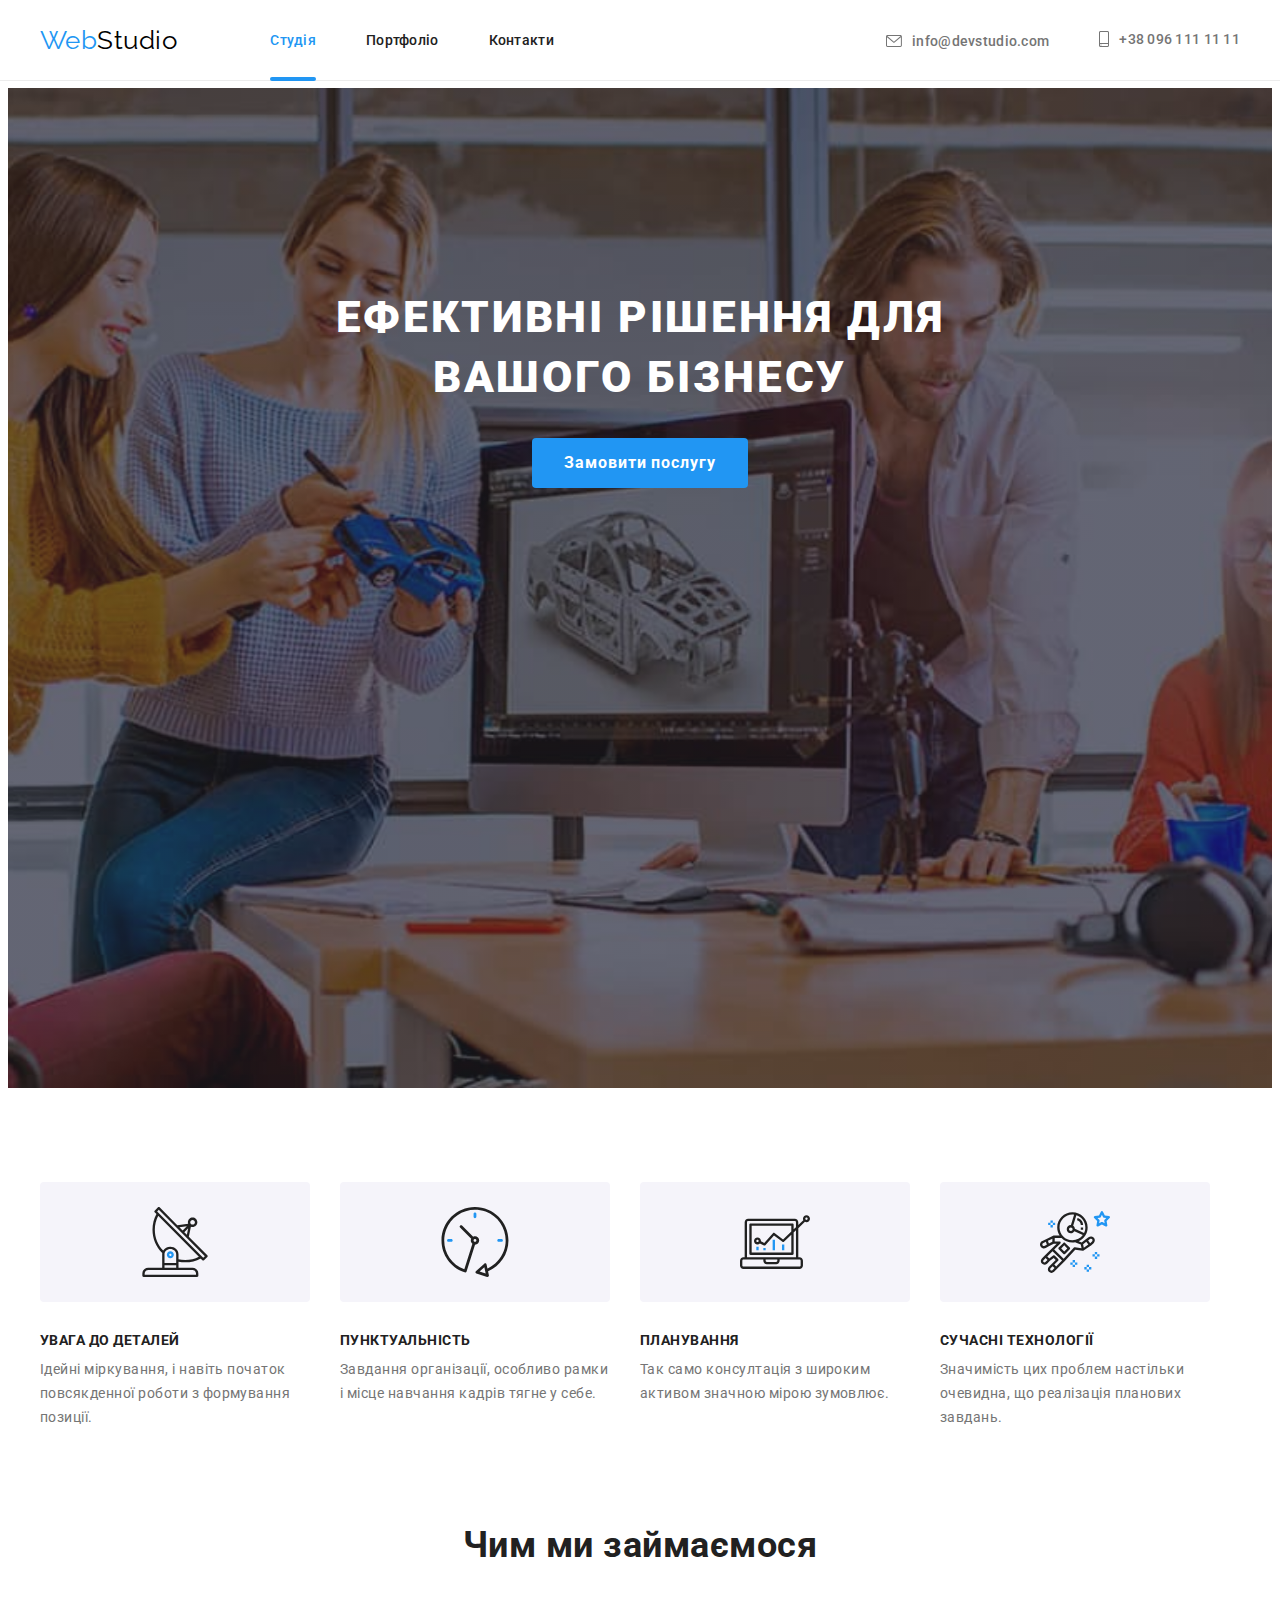
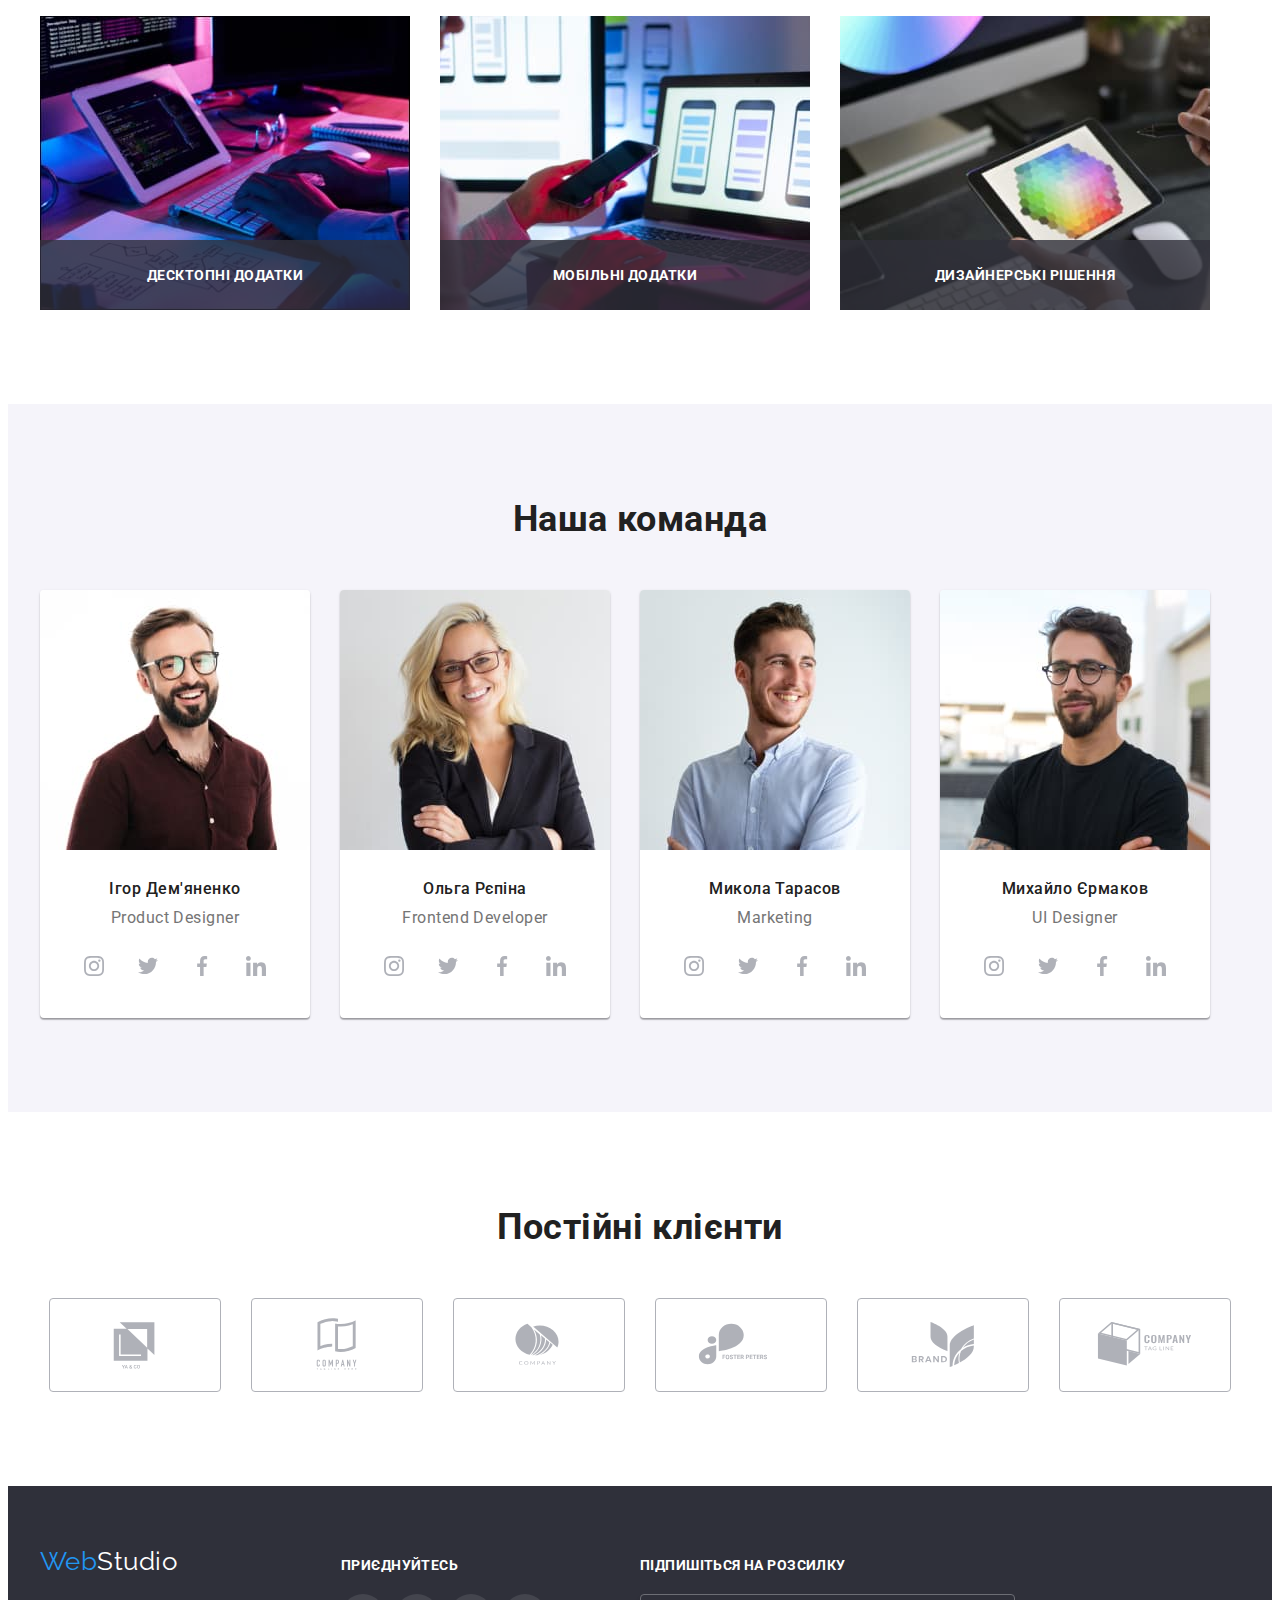
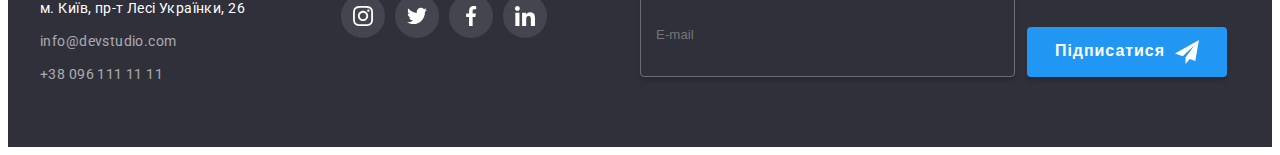
<file: index.html>
<!DOCTYPE html>
<html lang="uk">
  <head>
    <meta charset="UTF-8" />
    <meta http-equiv="X-UA-Compatible" content="IE=edge" />
    <meta name="viewport" content="width=je, initial-scale=1.0" />
    <title>Студія</title>
    <link rel="preconnect" href="https://fonts.googleapis.com" />
    <link rel="preconnect" href="https://fonts.gstatic.com" crossorigin />
    <link
      href="https://fonts.googleapis.com/css2?family=Raleway:wght@700&family=Roboto:wght@400;500;700;900&display=swap"
      rel="stylesheet"
    />
    <link
      rel="stylesheet"
      href="https://cdnjs.cloudflare.com/ajax/libs/modern-normalize/1.1.0/modern-normalize.min.css"
      integrity="sha512-wpPYUAdjBVSE4KJnH1VR1HeZfpl1ub8YT/NKx4PuQ5NmX2tKuGu6U/JRp5y+Y8XG2tV+wKQpNHVUX03MfMFn9Q=="
      crossorigin="anonymous"
      referrerpolicy="no-referrer"
    />
    <link rel="stylesheet" href="./css/styles.css" />
  </head>
  <body>
    <header class="header">
      <div class="container header-nav">
        <nav class="header-nav">
          <a class="logo link" href="./index.html"> <span class="logo-el">Web</span>Studio </a>

          <ul class="header-nav-list list">
            <li class="header-nav-list-item">
              <a class="link current" href="./index.html">Студія</a>
            </li>
            <li class="header-nav-list-item">
              <a class="link" href="./portfolio.html">Портфоліо</a>
            </li>
            <li class="header-nav-list-item"><a class="link" href="">Контакти</a></li>
          </ul>
        </nav>

        <ul class="header-contact-list list">
          <li class="header-contact-list-item">
            <a class="contact link" href="mailto:info@devstudio.com">
              <svg class="contact-icon" width="16" height="12">
                <use href="./images/icons.svg#icon-envelope"></use>
              </svg>
              info@devstudio.com
            </a>
          </li>
          <li class="header-contact-list-item">
            <a class="contact link" href="tel:+380961111111">
              <svg class="contact-icon" width="10" height="16">
                <use href="./images/icons.svg#icon-smartphone"></use>
              </svg>
              +38 096 111 11 11</a
            >
          </li>
        </ul>
      </div>
    </header>
    <main>
      <section class="hero section overlay">
        <div class="container">
          <h1 class="hero-title">Ефективні рішення для вашого бізнесу</h1>
          <button class="button hero-btn" data-modal-open type="button">Замовити послугу</button>
        </div>
        <div class="backdrop is-hidden" data-modal>
          <div class="modal">
            <form class="modal-form">
              <b class="modal-form-title">Залиште свої дані, ми вам передзвонимо</b>
              <div class="modal-form-filling">
                <label class="modal-form-filling-label" for="name">Ім'я</label>

                <div class="modal-form-filling-container">
                  <svg class="form-icon">
                    <use href="./images/icons.svg#icon-person" width="18" height="18"></use>
                  </svg>

                  <input class="modal-form-filling-data" type="text" name="user-name" id="name" />
                </div>
              </div>

              <div class="modal-form-filling">
                <label class="modal-form-filling-label" for="tel">Телефон</label>
                <div class="modal-form-filling-container">
                  <svg class="form-icon">
                    <use href="./images/icons.svg#icon-phone" width="18" height="18"></use>
                  </svg>
                  <input class="modal-form-filling-data" type="tel" name="phone-number" id="tel" />
                </div>
              </div>

              <div class="modal-form-filling">
                <label class="modal-form-filling-label" for="mail">Пошта</label>
                <div class="modal-form-filling-container">
                  <svg class="form-icon">
                    <use href="./images/icons.svg#icon-email" width="18" height="18"></use>
                  </svg>

                  <input class="modal-form-filling-data" type="email" name="mail" id="mail" />
                </div>
              </div>

              <div class="modal-form-filling">
                <label class="modal-form-filling-label" for="comment">Коментар</label>
                <textarea
                  class="modal-form-filling-textarea"
                  placeholder="Введіть текст"
                  name="comment"
                  id="comment"
                ></textarea>
              </div>
              <div class="modal-form-filling">
                <label class="modal-form-filling-policy">
                  <input class="modal-form-filling-checkbox" type="checkbox" name="policy" />
                  <span class="modal-form-filling-checkbox-icon"></span>
                  Погоджуюся з розсилкою та приймаю
                  <a class="modal-form-filling-policy-link" href="">Умови договору</a></label
                >
              </div>
              <div>
                <button class="modal-form-filling-btn" type="submit">Відправити</button>
              </div>
            </form>

            <button class="modal-close-btn" type="button" data-modal-close>
              <svg class="modal-close-btn-icon">
                <use href="./images/icons.svg#icon-close" width="30" height="30"></use>
              </svg>
            </button>
          </div>
        </div>
      </section>
      <section class="features section">
        <div class="container">
          <h2 class="visually-hidden">Особливості</h2>
          <ul class="features-list list">
            <li class="features-list-item">
              <div class="icon-thumb">
                <svg class="features-icon">
                  <use href="./images/icons.svg#icon-antenna" width="70" height="70"></use>
                </svg>
              </div>
              <h3 class="features-subtitle">Увага до деталей</h3>
              <p class="features-text">
                Ідейні міркування, і навіть початок повсякденної роботи з формування позиції.
              </p>
            </li>
            <li class="features-list-item">
              <div class="icon-thumb">
                <svg class="features-icon">
                  <use href="./images/icons.svg#icon-clock" width="70" height="70"></use>
                </svg>
              </div>
              <h3 class="features-subtitle">Пунктуальність</h3>
              <p class="features-text">
                Завдання організації, особливо рамки і місце навчання кадрів тягне у себе.
              </p>
            </li>
            <li class="features-list-item">
              <div class="icon-thumb">
                <svg class="features-icon">
                  <use href="./images/icons.svg#icon-diagram" width="70" height="70"></use>
                </svg>
              </div>
              <h3 class="features-subtitle">Планування</h3>
              <p class="features-text">
                Так само консултація з широким активом значною мірою зумовлює.
              </p>
            </li>
            <li class="features-list-item">
              <div class="icon-thumb">
                <svg class="features-icon">
                  <use href="./images/icons.svg#icon-astronaut" width="70" height="70"></use>
                </svg>
              </div>
              <h3 class="features-subtitle">Сучасні технології</h3>
              <p class="features-text">
                Значимість цих проблем настільки очевидна, що реалізація планових завдань.
              </p>
            </li>
          </ul>
        </div>
      </section>
      <section class="tasks section">
        <div class="container">
          <h2 class="section-title">Чим ми займаємося</h2>
          <ul class="tasks-list list">
            <li class="tasks-list-item">
              <div class="tasks-thumb">
                <img src="./images/img-1.jpg" alt="процес набору коду" width="370" height="294" />
                <div class="tasks-title">
                  <h3 class="tasks-title-text">Десктопні додатки</h3>
                </div>
              </div>
            </li>

            <li class="tasks-list-item">
              <div class="tasks-thumb">
                <img
                  src="./images/img-2.jpg"
                  alt="процес створення мобільного застосунку"
                  width="370"
                  height="294"
                />
                <div class="tasks-title">
                  <h3 class="tasks-title-text">Мобільні додатки</h3>
                </div>
              </div>
            </li>

            <li class="tasks-list-item">
              <div class="tasks-thumb">
                <img src="./images/img-3.jpg" alt="палітра кольорів" width="370" height="294" />

                <div class="tasks-title">
                  <h3 class="tasks-title-text">Дизайнерські рішення</h3>
                </div>
              </div>
            </li>
          </ul>
        </div>
      </section>
      <section class="team section">
        <div class="container">
          <h2 class="section-title">Наша команда</h2>
          <ul class="team-list list">
            <li class="team-list-item">
              <img
                src="./images/member-1.jpg"
                alt="молодий бородатий хлопець в окулярах, посміхається"
                width="270"
                height="260"
              />
              <h3 class="team-subtitle">Ігор Дем'яненко</h3>
              <p class="team-dscr">Product Designer</p>
              <ul class="icon-list list">
                <li class="icon-item">
                  <a class="sc-link link" href="">
                    <svg class="sm-icon">
                      <use href="./images/icons.svg#icon-instagram" width="20" height="20"></use>
                    </svg>
                  </a>
                </li>
                <li class="icon-item">
                  <a class="sc-link link" href="">
                    <svg class="sm-icon">
                      <use href="./images/icons.svg#icon-twitter" width="20" height="20"></use>
                    </svg>
                  </a>
                </li>
                <li class="icon-item">
                  <a class="sc-link link" href="">
                    <svg class="sm-icon">
                      <use href="./images/icons.svg#icon-facebook" width="20" height="20"></use>
                    </svg>
                  </a>
                </li>
                <li class="icon-item">
                  <a class="sc-link link" href="">
                    <svg class="sm-icon">
                      <use href="./images/icons.svg#icon-linkedin" width="20" height="20"></use>
                    </svg>
                  </a>
                </li>
              </ul>
            </li>
            <li class="team-list-item">
              <img
                src="./images/member-2.jpg"
                alt="молода білява дівчина в окулярах, посміхається"
                width="270"
                height="260"
              />
              <h3 class="team-subtitle">Ольга Рєпіна</h3>
              <p class="team-dscr">Frontend Developer</p>
              <ul class="icon-list list">
                <li class="icon-item">
                  <a class="sc-link link" href="">
                    <svg class="sm-icon">
                      <use href="./images/icons.svg#icon-instagram" width="20" height="20"></use>
                    </svg>
                  </a>
                </li>
                <li class="icon-item">
                  <a class="sc-link link" href="">
                    <svg class="sm-icon">
                      <use href="./images/icons.svg#icon-twitter" width="20" height="20"></use>
                    </svg>
                  </a>
                </li>
                <li class="icon-item">
                  <a class="sc-link link" href="">
                    <svg class="sm-icon">
                      <use href="./images/icons.svg#icon-facebook" width="20" height="20"></use>
                    </svg>
                  </a>
                </li>
                <li class="icon-item">
                  <a class="sc-link link" href="">
                    <svg class="sm-icon">
                      <use href="./images/icons.svg#icon-linkedin" width="20" height="20"></use>
                    </svg>
                  </a>
                </li>
              </ul>
            </li>
            <li class="team-list-item">
              <img
                src="./images/member-3.jpg"
                alt="молодий хлопець із русим волоссям та карими очима, посміхається"
                width="270"
                height="260"
              />
              <h3 class="team-subtitle">Микола Тарасов</h3>
              <p class="team-dscr">Marketing</p>
              <ul class="icon-list list">
                <li class="icon-item">
                  <a class="sc-link link" href="">
                    <svg class="sm-icon">
                      <use href="./images/icons.svg#icon-instagram" width="20" height="20"></use>
                    </svg>
                  </a>
                </li>
                <li class="icon-item">
                  <a class="sc-link link" href="">
                    <svg class="sm-icon">
                      <use href="./images/icons.svg#icon-twitter" width="20" height="20"></use>
                    </svg>
                  </a>
                </li>
                <li class="icon-item">
                  <a class="sc-link link" href="">
                    <svg class="sm-icon">
                      <use href="./images/icons.svg#icon-facebook" width="20" height="20"></use>
                    </svg>
                  </a>
                </li>
                <li class="icon-item">
                  <a class="sc-link link" href="">
                    <svg class="sm-icon">
                      <use href="./images/icons.svg#icon-linkedin" width="20" height="20"></use>
                    </svg>
                  </a>
                </li>
              </ul>
            </li>
            <li class="team-list-item">
              <img
                src="./images/member-4.jpg"
                alt="молодий бородатий хлопець в окулярах, посміхається"
                width="270"
                height="260"
              />
              <h3 class="team-subtitle">Михайло Єрмаков</h3>
              <p class="team-dscr">UI Designer</p>
              <ul class="icon-list list">
                <li class="icon-item">
                  <a class="sc-link link" href="">
                    <svg class="sm-icon">
                      <use href="./images/icons.svg#icon-instagram" width="20" height="20"></use>
                    </svg>
                  </a>
                </li>
                <li class="icon-item">
                  <a class="sc-link link" href="">
                    <svg class="sm-icon">
                      <use href="./images/icons.svg#icon-twitter" width="20" height="20"></use>
                    </svg>
                  </a>
                </li>
                <li class="icon-item">
                  <a class="sc-link link" href="">
                    <svg class="sm-icon">
                      <use href="./images/icons.svg#icon-facebook" width="20" height="20"></use>
                    </svg>
                  </a>
                </li>
                <li class="icon-item">
                  <a class="sc-link link" href="">
                    <svg class="sm-icon">
                      <use href="./images/icons.svg#icon-linkedin" width="20" height="20"></use>
                    </svg>
                  </a>
                </li>
              </ul>
            </li>
          </ul>
        </div>
      </section>
      <section class="clients section">
        <div class="container">
          <h2 class="section-title">Постійні клієнти</h2>
          <ul class="clients-list list">
            <li class="clients-list-item">
              <a href="" class="clients-logo-link link">
                <svg class="client-logo-icon">
                  <use href="./images/icons.svg#icon-client-1"></use>
                </svg>
              </a>
            </li>
            <li class="clients-list-item">
              <a href="" class="clients-logo-link link">
                <svg class="client-logo-icon">
                  <use href="./images/icons.svg#icon-client-2"></use>
                </svg>
              </a>
            </li>
            <li class="clients-list-item">
              <a href="" class="clients-logo-link link">
                <svg class="client-logo-icon">
                  <use href="./images/icons.svg#icon-client-3"></use>
                </svg>
              </a>
            </li>
            <li class="clients-list-item">
              <a href="" class="clients-logo-link link">
                <svg class="client-logo-icon">
                  <use href="./images/icons.svg#icon-client-4"></use>
                </svg>
              </a>
            </li>
            <li class="clients-list-item">
              <a href="" class="clients-logo-link link">
                <svg class="client-logo-icon">
                  <use href="./images/icons.svg#icon-client-5"></use>
                </svg>
              </a>
            </li>
            <li class="clients-list-item">
              <a href="" class="clients-logo-link link">
                <svg class="client-logo-icon">
                  <use href="./images/icons.svg#icon-client-6"></use>
                </svg>
              </a>
            </li>
          </ul>
        </div>
      </section>
    </main>
    <footer class="bottom">
      <div class="container footer-cont">
        <div class="address-cont">
          <a class="logo link" href="./index.html">
            <span class="logo-el">Web</span><span class="logo-second-el">Studio</span>
          </a>

          <address class="bottom-address">
            <ul class="list">
              <li class="item">
                <a
                  class="location link"
                  href="https://goo.gl/maps/XTCoDR42a1oY24pP7"
                  target="_blank"
                  rel="noopener noreferrer nofollow"
                  >м. Київ, пр-т Лесі Українки, 26</a
                >
              </li>
              <li class="item">
                <a class="contact link" href="mailto:info@devstudio.com">info@devstudio.com</a>
              </li>
              <li class="item">
                <a class="contact link" href="tel:+380961111111">+38 096 111 11 11</a>
              </li>
            </ul>
          </address>
        </div>

        <div class="footer-sm-links">
          <p class="footer-text">приєднуйтесь</p>
          <ul class="fotter-sm-links-list list">
            <li class="footer-sm-item">
              <a href="" class="footer-sm-link link">
                <svg class="footer-link-icon">
                  <use href="./images/icons.svg#icon-instagram" width="20" height="20"></use>
                </svg>
              </a>
            </li>
            <li class="footer-sm-item">
              <a href="" class="footer-sm-link link">
                <svg class="footer-link-icon">
                  <use href="./images/icons.svg#icon-twitter" width="20" height="20"></use>
                </svg>
              </a>
            </li>
            <li class="footer-sm-item">
              <a href="" class="footer-sm-link link">
                <svg class="footer-link-icon">
                  <use href="./images/icons.svg#icon-facebook" width="20" height="20"></use>
                </svg>
              </a>
            </li>
            <li class="footer-sm-item">
              <a href="" class="footer-sm-link link">
                <svg class="footer-link-icon">
                  <use href="./images/icons.svg#icon-linkedin" width="20" height="20"></use>
                </svg>
              </a>
            </li>
          </ul>
        </div>
        <div>
          <form class="footer-form">
            <div class="footer-form-data-containtainer">
              <b class="footer-form-text">Підпишіться на розсилку</b>
              <input class="footer-form-data" type="email" placeholder="E-mail" name="mail" />
            </div>

            <div class="footer-form-btn">
              <button class="footer-form-btn-fill" type="submit">
                <span class="footer-form-btn-fill-text">Підписатися</span>
                <svg class="footer-form-btn-icon">
                  <use href="./images/icons.svg#icon-send-telegram"></use>
                </svg>
              </button>
            </div>
          </form>
        </div>
      </div>
    </footer>

    <script src="./js/modal.js"></script>
    <script>
      (() => {
        document.querySelector('.js-speaker-form').addEventListener('submit', e => {
          e.preventDefault();

          new FormData(e.currentTarget).forEach((value, name) => console.log(`${name}: ${value}`));

          e.currentTarget.reset();
        });
      })();
    </script>
  </body>
</html>
</file>
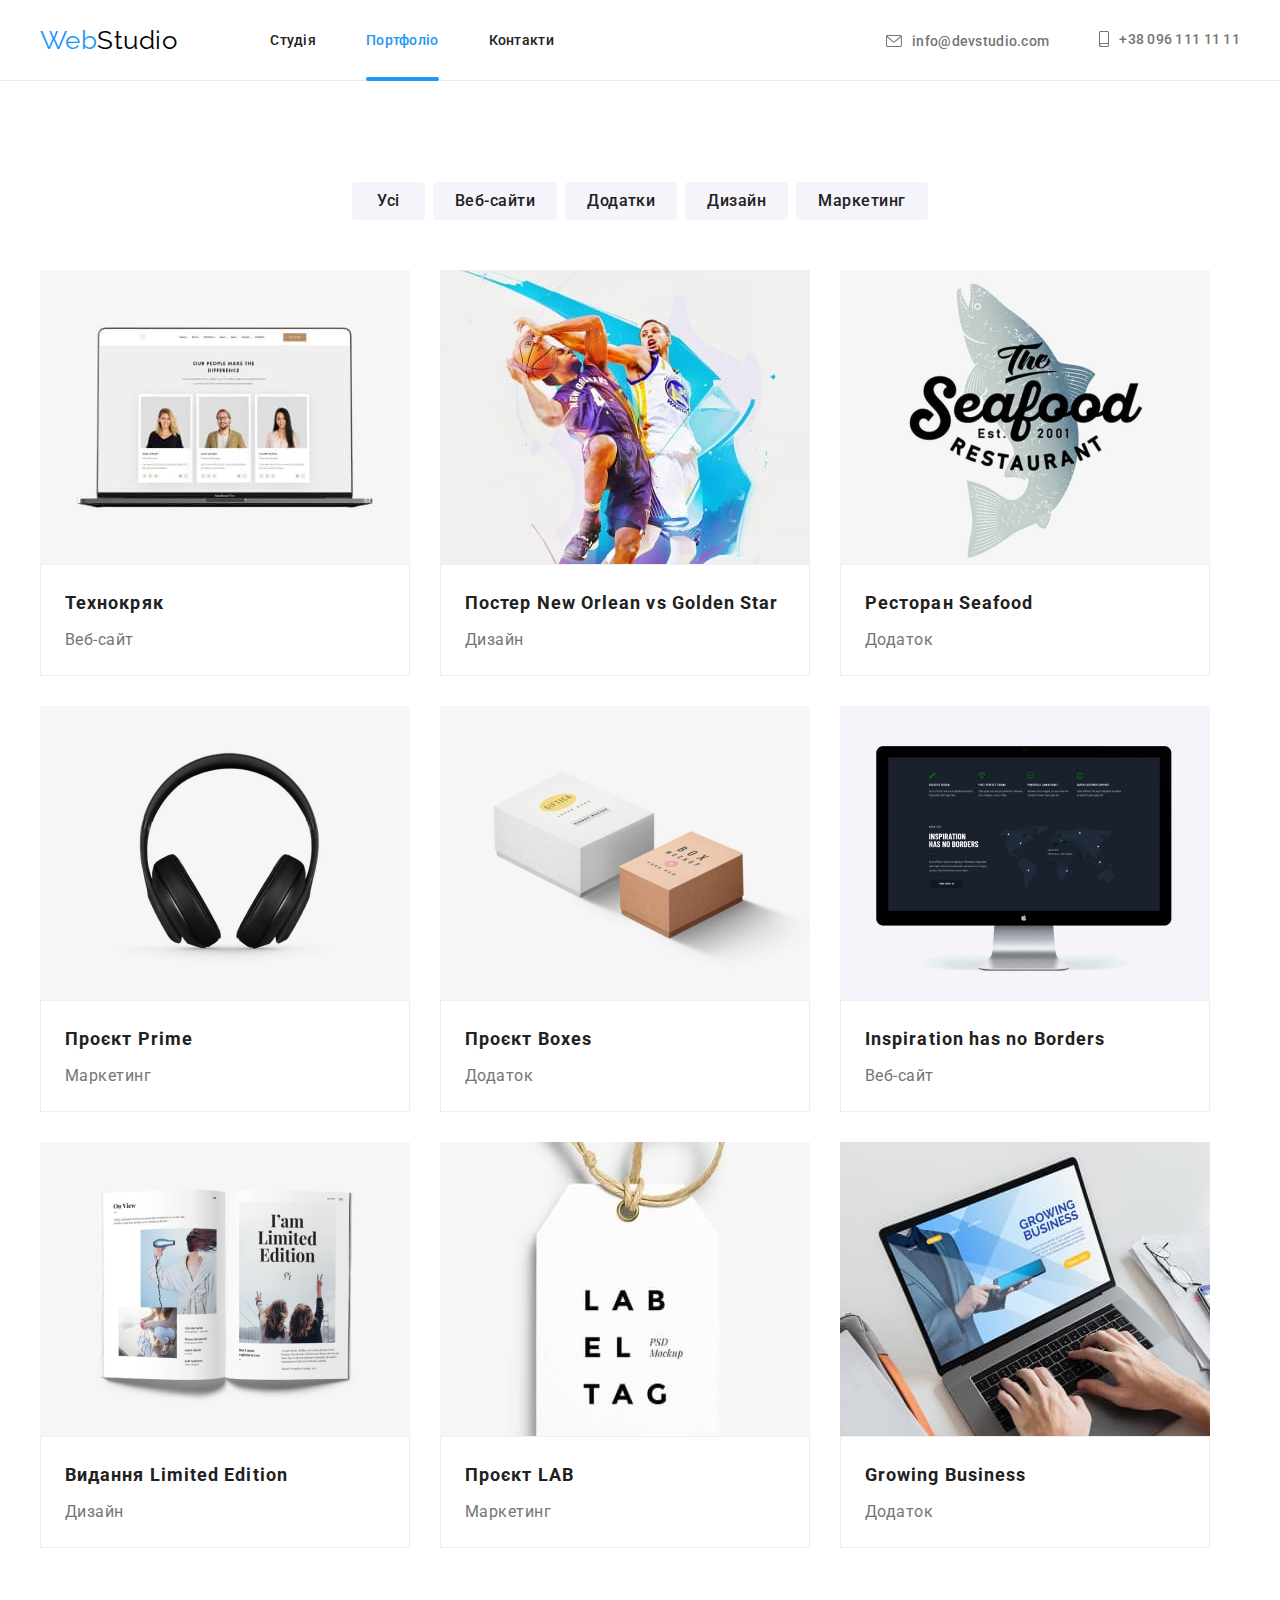
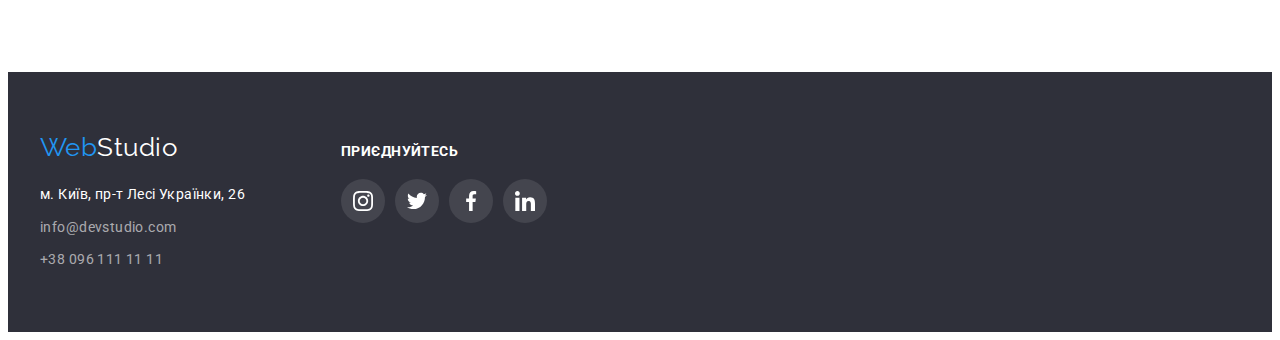
<file: portfolio.html>
<!DOCTYPE html>
<html lang="uk">
  <head>
    <meta charset="UTF-8" />
    <meta http-equiv="X-UA-Compatible" content="IE=edge" />
    <meta name="viewport" content="width=device-width, initial-scale=1.0" />
    <title>Портфоліо</title>
    <link rel="preconnect" href="https://fonts.googleapis.com" />
    <link rel="preconnect" href="https://fonts.gstatic.com" crossorigin />
    <link
      href="https://fonts.googleapis.com/css2?family=Raleway:wght@700&family=Roboto:wght@400;500;700;900&display=swap"
      rel="stylesheet"
    />
    <link
      rel="stylesheet"
      href="https://cdnjs.cloudflare.com/ajax/libs/modern-normalize/1.1.0/modern-normalize.min.css"
      integrity="sha512-wpPYUAdjBVSE4KJnH1VR1HeZfpl1ub8YT/NKx4PuQ5NmX2tKuGu6U/JRp5y+Y8XG2tV+wKQpNHVUX03MfMFn9Q=="
      crossorigin="anonymous"
      referrerpolicy="no-referrer"
    />
    <link rel="stylesheet" href="./css/styles.css" />
  </head>
  <body>
    <header class="header">
      <div class="container header-nav">
        <nav class="header-nav">
          <a class="logo link" href="./index.html"> <span class="logo-el">Web</span>Studio </a>

          <ul class="header-nav-list list">
            <li class="header-nav-list-item">
              <a class="link" href="./index.html">Студія</a>
            </li>
            <li class="header-nav-list-item">
              <a class="link current" href="./portfolio.html">Портфоліо</a>
            </li>
            <li class="header-nav-list-item"><a class="link" href="">Контакти</a></li>
          </ul>
        </nav>

        <ul class="header-contact-list list">
          <li class="header-contact-list-item">
            <a class="contact link" href="mailto:info@devstudio.com">
              <svg class="contact-icon" width="16" height="12">
                <use href="./images/icons.svg#icon-envelope"></use>
              </svg>
              info@devstudio.com
            </a>
          </li>
          <li class="header-contact-list-item">
            <a class="contact link" href="tel:+380961111111">
              <svg class="contact-icon" width="10" height="16">
                <use href="./images/icons.svg#icon-smartphone"></use>
              </svg>
              +38 096 111 11 11</a
            >
          </li>
        </ul>
      </div>
    </header>

    <main>
      <section class="porfolio section">
        <div class="container">
          <h1 class="visually-hidden">Портфоліо</h1>
          <ul class="porfolio-filter-list list">
            <li class="filter-list-item">
              <button class="button porfolio-btn main" type="button">Усі</button>
            </li>
            <li class="filter-list-item">
              <button class="button porfolio-btn" type="button">Веб-сайти</button>
            </li>
            <li class="filter-list-item">
              <button class="button porfolio-btn" type="button">Додатки</button>
            </li>
            <li class="filter-list-item">
              <button class="button porfolio-btn" type="button">Дизайн</button>
            </li>
            <li class="filter-list-item">
              <button class="button porfolio-btn" type="button">Маркетинг</button>
            </li>
          </ul>

          <ul class="portfolio-card-set list">
            <li class="card">
              <a class="card-set-link" href="#">
                <div class="img-thumb">
                  <img
                    src="./images/web-site.jpg"
                    alt="ноутбук із зображенням веб сайту компанії"
                    width="370"
                    height="294"
                  />
                  <p class="img-thumb-text">
                    Ресурс пропонує комплексні пропозиції з різним рівнем функціоналу та сервісів.
                    Все це дозволить відвідувачу отримати вичерпні відомості про компанію чи
                    приватну особу.
                  </p>
                </div>
                <div class="card-dscr">
                  <h2 class="title">Технокряк</h2>
                  <p class="text">Веб-сайт</p>
                </div>
              </a>
            </li>

            <li class="card">
              <a class="card-set-link" href="#">
                <div class="img-thumb">
                  <img
                    src="./images/poster.jpg"
                    alt="постер що анонсує баскетбольний матч"
                    width="370"
                    height="294"
                  />
                  <p class="img-thumb-text">
                    Ресурс пропонує комплексні пропозиції з різним рівнем функціоналу та сервісів.
                    Все це дозволить відвідувачу отримати вичерпні відомості про компанію чи
                    приватну особу.
                  </p>
                </div>
                <div class="card-dscr">
                  <h2 class="title">Постер New Orlean vs Golden Star</h2>
                  <p class="text">Дизайн</p>
                </div>
              </a>
            </li>

            <li class="card">
              <a class="card-set-link" href="#">
                <div class="img-thumb">
                  <img
                    src="./images/restaurant.jpg"
                    alt="логотип ресторану"
                    width="370"
                    height="294"
                  />
                  <p class="img-thumb-text">
                    Ресурс пропонує комплексні пропозиції з різним рівнем функціоналу та сервісів.
                    Все це дозволить відвідувачу отримати вичерпні відомості про компанію чи
                    приватну особу.
                  </p>
                </div>
                <div class="card-dscr">
                  <h2 class="title">Ресторан Seafood</h2>
                  <p class="text">Додаток</p>
                </div>
              </a>
            </li>

            <li class="card">
              <a class="card-set-link" href="#">
                <div class="img-thumb">
                  <img src="./images/headphones.jpg" alt="навушники" width="370" height="294" />
                  <p class="img-thumb-text">
                    Ресурс пропонує комплексні пропозиції з різним рівнем функціоналу та сервісів.
                    Все це дозволить відвідувачу отримати вичерпні відомості про компанію чи
                    приватну особу.
                  </p>
                </div>
                <div class="card-dscr">
                  <h2 class="title">Проєкт Prime</h2>
                  <p class="text">Маркетинг</p>
                </div>
              </a>
            </li>

            <li class="card">
              <a class="card-set-link" href="#">
                <div class="img-thumb">
                  <img src="./images/boxes.jpg" alt="коробки" width="370" height="294" />
                  <p class="img-thumb-text">
                    Ресурс пропонує комплексні пропозиції з різним рівнем функціоналу та сервісів.
                    Все це дозволить відвідувачу отримати вичерпні відомості про компанію чи
                    приватну особу.
                  </p>
                </div>
                <div class="card-dscr">
                  <h2 class="title">Проєкт Boxes</h2>
                  <p class="text">Додаток</p>
                </div>
              </a>
            </li>

            <li class="card">
              <a class="card-set-link" href="#">
                <div class="img-thumb">
                  <img
                    src="./images/monitor.jpg"
                    alt="монітор з демонстрацією веб сайту"
                    width="370"
                    height="294"
                  />
                  <p class="img-thumb-text">
                    Ресурс пропонує комплексні пропозиції з різним рівнем функціоналу та сервісів.
                    Все це дозволить відвідувачу отримати вичерпні відомості про компанію чи
                    приватну особу.
                  </p>
                </div>
                <div class="card-dscr">
                  <h2 class="title">Inspiration has no Borders</h2>
                  <p class="text">Веб-сайт</p>
                </div>
              </a>
            </li>

            <li class="card">
              <a class="card-set-link" href="#">
                <div class="img-thumb">
                  <img src="./images/magazine.jpg" alt="журнал" width="370" height="294" />
                  <p class="img-thumb-text">
                    Ресурс пропонує комплексні пропозиції з різним рівнем функціоналу та сервісів.
                    Все це дозволить відвідувачу отримати вичерпні відомості про компанію чи
                    приватну особу.
                  </p>
                </div>
                <div class="card-dscr">
                  <h2 class="title">Видання Limited Edition</h2>
                  <p class="text">Дизайн</p>
                </div>
              </a>
            </li>

            <li class="card">
              <a class="card-set-link" href="#">
                <div class="img-thumb">
                  <img src="./images/label.jpg" alt="етикетка" width="370" height="294" />
                  <p class="img-thumb-text">
                    Ресурс пропонує комплексні пропозиції з різним рівнем функціоналу та сервісів.
                    Все це дозволить відвідувачу отримати вичерпні відомості про компанію чи
                    приватну особу.
                  </p>
                </div>
                <div class="card-dscr">
                  <h2 class="title">Проєкт LAB</h2>
                  <p class="text">Маркетинг</p>
                </div>
              </a>
            </li>

            <li class="card">
              <a class="card-set-link" href="#">
                <div class="img-thumb">
                  <img src="./images/laptop.jpg" alt="ноутбук" width="370" height="294" />
                  <p class="img-thumb-text">
                    Ресурс пропонує комплексні пропозиції з різним рівнем функціоналу та сервісів.
                    Все це дозволить відвідувачу отримати вичерпні відомості про компанію чи
                    приватну особу.
                  </p>
                </div>
                <div class="card-dscr">
                  <h2 class="title">Growing Business</h2>
                  <p class="text">Додаток</p>
                </div>
              </a>
            </li>
          </ul>
        </div>
      </section>
    </main>
    <footer class="bottom">
      <div class="container footer-cont">
        <div class="address-cont">
          <a class="logo link" href="./index.html">
            <span class="logo-el">Web</span><span class="logo-second-el">Studio</span>
          </a>

          <address class="bottom-address">
            <ul class="list">
              <li class="item">
                <a
                  class="location link"
                  href="https://goo.gl/maps/XTCoDR42a1oY24pP7"
                  target="_blank"
                  rel="noopener noreferrer nofollow"
                  >м. Київ, пр-т Лесі Українки, 26</a
                >
              </li>
              <li class="item">
                <a class="contact link" href="mailto:info@devstudio.com">info@devstudio.com</a>
              </li>
              <li class="item">
                <a class="contact link" href="tel:+380961111111">+38 096 111 11 11</a>
              </li>
            </ul>
          </address>
        </div>

        <div class="footer-sm-links">
          <p class="footer-text">приєднуйтесь</p>
          <ul class="fotter-sm-links-list list">
            <li class="footer-sm-item">
              <a href="" class="footer-sm-link link">
                <svg class="footer-link-icon">
                  <use href="./images/icons.svg#icon-instagram" width="20" height="20"></use>
                </svg>
              </a>
            </li>
            <li class="footer-sm-item">
              <a href="" class="footer-sm-link link">
                <svg class="footer-link-icon">
                  <use href="./images/icons.svg#icon-twitter" width="20" height="20"></use>
                </svg>
              </a>
            </li>
            <li class="footer-sm-item">
              <a href="" class="footer-sm-link link">
                <svg class="footer-link-icon">
                  <use href="./images/icons.svg#icon-facebook" width="20" height="20"></use>
                </svg>
              </a>
            </li>
            <li class="footer-sm-item">
              <a href="" class="footer-sm-link link">
                <svg class="footer-link-icon">
                  <use href="./images/icons.svg#icon-linkedin" width="20" height="20"></use>
                </svg>
              </a>
            </li>
          </ul>
        </div>
      </div>
    </footer>
  </body>
</html>
</file>
<file: css/styles.css>
:root {
  --card-set-gap-margin: 30px;

  --primary-text-color: #757575;
  --title-text-color: #212121;
  --link-address-bottom-color: rgba(255, 255, 255, 0.6);
  --accent-color: #2196f3;
  --logo-second-color: #000000;

  --primary-white-color: #ffffff;
  --accent-background-color: #2f303a;
  --second-accent-background-color: #f5f4fa;

  --timing-function: cubic-bezier(0.4, 0, 0.2, 1);
}

body {
  padding-top: 80px;
  background-color: var(--primary-white-color);
  color: var(--primary-text-color);
  font-family: 'Roboto', sans-serif;
  letter-spacing: 0.03em;
}

h1,
h2,
h3,
h4,
h5,
h6,
p {
  margin: 0;
}
img {
  display: block;
  max-width: 100%;
}
/* Центрування контенту */
.container {
  width: 1200px;

  margin-left: auto;
  margin-right: auto;
  padding-left: 15px;
  padding-right: 15px;
}
.section {
  padding-top: 94px;
  padding-bottom: 94px;
}
/* Обнулення маркування списків */
.list {
  padding-left: 0;
  margin-top: 0;
  margin-bottom: 0;

  list-style: none;
}

/*Загальне для посилань*/
.link {
  text-decoration: none;
  color: var(--primary-text-color);
}

/* Загальне для кнопок */
.button {
  display: inline-block;
  border: transparent;

  padding-left: 0;
  padding-right: 0;

  cursor: pointer;
  border-radius: 4px;

  font-family: inherit;
  letter-spacing: 0.03em;
}
.visually-hidden {
  position: absolute;
  white-space: nowrap;

  width: 1px;
  height: 1px;
  padding: 0;
  border: 0;

  overflow: hidden;
  clip: rect(0 0 0 0);
  clip-path: inset(50%);
  margin: -1px;
}

/* ----------HEADER---------- */
.header {
  position: fixed;
  top: 0;
  left: 0;

  width: 100%;

  z-index: 1;
  background-color: var(--primary-white-color);
  border-bottom: 1px solid #ececec;
}

/* Лого */
.logo {
  color: var(--logo-second-color);
  font-family: 'Raleway', sans-serif;
  font-size: 26px;
  line-height: 1.19;
}
.logo-el {
  color: var(--accent-color);
}

/*Навігація*/
.header-nav {
  display: flex;
  align-items: center;
}

.header-nav-list {
  display: flex;
  margin-top: 0;
  margin-bottom: 0;
  margin-left: 93px;

  font-weight: 500;
}
.header-nav-list-item + .header-nav-list-item {
  margin-left: 50px;
}
.header-nav-list-item {
}
.header-nav-list .link {
  display: block;
  padding-top: 32px;
  padding-bottom: 32px;

  color: var(--title-text-color);
  letter-spacing: 0.02em;
  font-size: 14px;
  line-height: 1.17;

  transition: color 250ms var(--timing-function);
  transition-timing-function: cubic-bezier(0.165, 0.84, 0.44, 1);
}
.header-nav-list .link:hover,
.header-nav-list .link:focus {
  color: var(--accent-color);
}

/* Виділення поточної сторінки кольором*/
.header-nav-list .link.current {
  position: relative;
  color: var(--accent-color);
}
.current::after {
  position: absolute;
  bottom: -1px;
  left: 0;

  width: 100%;
  height: 4px;

  content: '';
  border-radius: 2px;
  background-color: var(--accent-color);
}

/* Виділення і псевдостани посилань на сторінки*/
.header .contact {
  color: var(--primary-text-color);
  fill: var(--primary-text-color);
  letter-spacing: 0.02em;
  font-weight: 500;
  font-size: 14px;
}

.header-contact-list {
  display: flex;
  align-items: baseline;

  margin-left: auto;
}

.header-contact-list-item + .header-contact-list-item {
  margin-left: 50px;
}
.header-contact-list-item .contact {
  display: flex;
  align-items: center;
}
.contact-icon {
  fill: currentColor;
  margin-right: 10px;
}
.contact.link {
  transition: color 250ms var(--timing-function);
}
.contact.link:hover,
.contact.link:focus {
  color: var(--accent-color);
}

/* -------CТУДІЯ-------*/

/* Герой */
.hero {
  width: auto;
  height: 600px;
  padding-top: 200px;
  padding-bottom: 200px;

  text-align: center;
}
.overlay {
  margin-left: auto;
  margin-right: auto;

  height: 600px;
  max-width: 1600px;

  background-position: top;
  background-size: cover;
  background-repeat: no-repeat;
  background-color: var(--accent-background-color);
  background-image: linear-gradient(rgba(47, 48, 58, 0.4), rgba(47, 48, 58, 0.4)),
    url(../images/fone-img.jpg);
}
.hero-title {
  margin: auto;
  margin-bottom: 30px;
  max-width: 696px;

  color: var(--primary-white-color);
  font-size: 44px;
  line-height: 1.36;
  font-weight: 900;
  letter-spacing: 0.06em;
  text-align: center;
  text-transform: uppercase;
}

/* Кнопка Замовити послугу */
.btn {
  display: flex;
  justify-content: center;
}
.hero-btn {
  width: 216px;
  padding-top: 10px;
  padding-bottom: 10px;

  color: var(--primary-white-color);
  background-color: var(--accent-color);
  letter-spacing: 0.06em;
  font-size: 16px;
  line-height: 1.875;
  font-weight: 700;
}
.backdrop.is-hidden {
  opacity: 0;
  visibility: initial;
  pointer-events: none;
}
.backdrop {
  position: fixed;
  top: 0;
  left: 0;

  width: 100%;
  height: 100%;

  background-color: rgba(0, 0, 0, 0.2);
  z-index: 2;

  opacity: 1;
  transition: opacity 250ms var(--timing-function);
}
.backdrop.backdrop.is-hidden .modal {
  transform: scale(0.9) translate(-50%, -50%);
}
.modal {
  position: absolute;
  top: 50%;
  left: 50%;

  min-width: 528px;
  min-height: 581px;

  border-radius: 4px;
  box-shadow: 0px 1px 3px rgba(0, 0, 0, 0.12), 0px 1px 1px rgba(0, 0, 0, 0.14),
    0px 2px 1px rgba(0, 0, 0, 0.2);
  background-color: var(--primary-white-color);

  transform: scale(1) translate(-50%, -50%);
  transition: transform 250ms var(--timing-function);
}

.modal-close-btn {
  display: flex;
  align-items: center;
  justify-content: center;
  position: absolute;
  top: 8px;
  right: 8px;

  padding: 0;
  width: 30px;
  height: 30px;
  cursor: pointer;
  background-color: transparent;
  border: none;
  color: #000000;
  fill: currentColor;

  transition: color 250ms var(--timing-function);
}
.modal-close-btn-icon {
  width: 30px;
  height: 30px;

  fill: currentColor;
}
.modal-close-btn:hover,
.modal-close-btn:focus {
  color: var(--accent-color);
}
.modal-form {
  display: flex;
  flex-direction: column;
  margin: 40px;
}
.modal-form-filling {
  display: flex;
  flex-direction: column;
  position: relative;
  margin-bottom: 10px;
}
.modal-form-filling-policy {
  display: flex;
  align-items: center;
  justify-content: center;
  margin-bottom: 20px;

  font-weight: 400;
  font-size: 14px;
  line-height: 1.714;
  letter-spacing: 0.03em;
  color: var(--primary-text-color);
}
.modal-form-filling-checkbox-icon {
  display: inline-block;
  margin-right: 8px;
  width: 16px;
  height: 15px;
  border: 2px solid var(--title-text-color);
  border-radius: 2px;

  transition: background-color 250ms var(--timing-function);
}
.modal-form-filling-checkbox:checked + .modal-form-filling-checkbox-icon {
  background-color: var(--accent-color);
  background-image: url(../images/icon-check.svg);
  background-size: contain;
  background-origin: border-box;
  border-color: var(--accent-color);
}
.modal-form-filling-checkbox {
  position: absolute;
  white-space: nowrap;

  width: 1px;
  height: 1px;
  padding: 0;
  border: 0;

  overflow: hidden;
  clip: rect(0 0 0 0);
  clip-path: inset(50%);
  margin: -1px;
}

.modal-form-title {
  margin-bottom: 12px;
  font-size: 20px;
  line-height: 1.172;
  letter-spacing: 0.03em;
  color: var(--title-text-color);
}
.modal-form-filling .modal-form-filling-data,
.modal-form-filling-textarea {
  padding-top: 12px;
  padding-left: 42px;
  padding-bottom: 12px;

  resize: none;

  border: 1px solid rgba(33, 33, 33, 0.2);
  border-radius: 4px;

  font-size: 16px;

  transition: border 250ms var(--timing-function);
}

.modal-form-filling-data:focus {
  outline: transparent;
  border: 1px solid var(--accent-color);
}
.modal-form-filling-textarea:focus {
  outline: transparent;
  border: 1px solid var(--accent-color);
}

.modal-form-filling-label {
  margin-bottom: 4px;
  text-align: left;
  font-weight: 400;
  font-size: 12px;
  line-height: 1.166;
  letter-spacing: 0.01em;
}
.modal-form-filling-container {
  display: flex;
  position: relative;
}
.modal-form-filling-data {
  width: 448px;
  height: 40px;
}
.form-icon {
  position: absolute;
  top: 11px;
  left: 12px;

  width: 18px;
  height: 18px;

  fill: #212121;
  transition: fill 250ms var(--timing-function);
}
.modal-form-filling-container:focus-within > .form-icon {
  fill: var(--accent-color);
}
.modal-form-filling-container:focus-within ~ .modal-form-filling-data {
  border: 1px solid var(--accent-color);
}

.modal-form-filling-textarea {
  width: 448px;
  height: 120px;
  padding: 12px 16px;
  margin-bottom: 10px;
}
.modal-form-filling-textarea::placeholder {
  font-weight: 400;
  font-size: 12px;
  line-height: 1.166;
  letter-spacing: 0.01em;
}

.modal-form-filling-policy-link {
  display: inline-block;
  margin-left: 4px;
  color: var(--accent-color);
}
.modal-form-filling-btn {
  display: inline-block;
  width: 200px;
  height: 50px;

  border: transparent;
  border-radius: 4px;
  box-shadow: 0px 4px 4px rgba(0, 0, 0, 0.15);
  background-color: var(--accent-color);

  cursor: pointer;

  color: var(--primary-white-color);
  font-weight: 700;
  font-size: 16px;
  line-height: 1.875;
  letter-spacing: 0.06em;

  transition: background-color 250ms var(--timing-function);
}
.modal-form-filling-btn:hover,
.modal-form-filling-btn:focus {
  background-color: #188ce8;
}
/* Особливості */
/* h2 */
.section-title {
  margin-bottom: 50px;

  color: var(--title-text-color);
  font-size: 36px;
  line-height: 1.17;
  font-weight: 700;
  text-align: center;
}
.features {
  width: auto;
  padding-bottom: 0;
}
.features-list {
  display: flex;
  flex-wrap: wrap;
  align-items: flex-start;
  justify-content: center;

  width: 1200px;
  margin: 0;
  padding: 0;
  margin-right: calc(-1 + var(--card-set-gap-margin));
}
.features-list-item {
  width: 270px;
  flex-basis: calc(100% / 3 var(--card-set-gap-margin));
  margin-right: var(--card-set-gap-margin);
}
.icon-thumb {
  display: flex;
  justify-content: center;
  align-items: center;

  width: 270px;
  height: 120px;
  margin-bottom: 30px;
  border-radius: 4px;

  background-color: var(--second-accent-background-color);
}
.features-icon {
  width: 70px;
  height: 70px;
}
.features-subtitle {
  margin-bottom: 10px;

  font-size: 14px;
  line-height: 1.17;
  color: var(--title-text-color);
  text-transform: uppercase;
}
.features-text {
  margin-bottom: 0;

  font-size: 14px;
  line-height: 1.71;
}

/* Чим ми займаємося */
.tasks {
  width: auto;
}
.tasks-list {
  display: flex;
  justify-content: center;
  flex-wrap: wrap;

  width: 1200px;
  margin: 0;
  padding: 0;
  margin-right: calc(-1 + var(--card-set-gap-margin));
}
.tasks-list-item {
  flex-basis: calc(100% / 3 var(--card-set-gap-margin));
  margin-right: var(--card-set-gap-margin);
}

.tasks-thumb {
  position: relative;
}
.tasks-thumb .tasks-subtitle-text {
  opacity: 1;
}
.tasks-title {
  display: flex;
  align-items: center;
  justify-content: center;
  position: absolute;

  width: 100%;
  height: 70px;
  bottom: 0;
  right: 0;

  background: rgba(47, 48, 58, 0.8);
}

.tasks-title-text {
  color: var(--primary-white-color);
  line-height: 1.172;
  font-size: 14px;
  text-transform: uppercase;
}
/* Наша команда */
.team {
  background-color: var(--second-accent-background-color);
  width: auto;
}
.team-list {
  display: flex;
  justify-content: center;
  flex-wrap: wrap;

  width: 1200px;
  margin: 0;
  padding: 0;

  margin-right: calc(-1 + var(--card-set-gap-margin));
}
.team-list img {
  margin-bottom: 30px;
}
.team-list-item {
  flex-basis: calc(100% / 4 var(--card-set-gap-margin));

  margin-right: var(--card-set-gap-margin);
  padding-top: 0;
  padding-bottom: 30px;

  width: 270px;

  overflow: hidden;
  border: transparent;
  background-color: var(--primary-white-color);
  border-radius: 4px;
  box-shadow: 0px 1px 3px rgba(0, 0, 0, 0.12), 0px 1px 1px rgba(0, 0, 0, 0.14),
    0px 2px 1px rgba(0, 0, 0, 0.2);
}
.team .title {
  color: var(--title-text-color);
}
.team-subtitle {
  margin-bottom: 10px;

  color: var(--title-text-color);
  font-size: 16px;
  line-height: 1.18;
  font-weight: 500;
  text-align: center;
}
.team-dscr {
  margin-bottom: 0px;

  font-size: 16px;
  line-height: 1.18;
  text-align: center;
}
.icon-list {
  display: flex;
  justify-content: center;
  gap: 10px;
}
.icon-item {
  margin-top: 16px;
}
.sc-link {
  display: flex;
  justify-content: center;
  align-items: center;

  width: 44px;
  height: 44px;

  border-radius: 50%;
  color: #afb1b8;

  transition: color 250ms var(--timing-function), background-color 250ms var(--timing-function);
}
.sm-icon {
  width: 20px;
  height: 20px;
  fill: currentColor;
}
.sc-link:hover,
.sc-link:focus {
  background-color: var(--accent-color);
  color: var(--primary-white-color);
}
.clients {
  width: auto;
}
.clients-list {
  display: flex;
  justify-content: center;
  align-items: center;
  gap: 30px;
}
.clients-logo-link {
  display: flex;
  justify-content: center;
  align-items: center;

  width: 170px;
  height: 92px;

  border: 1px solid #afb1b8;
  border-radius: 4px;
  color: #afb1b8;

  transition: color 250ms var(--timing-function), border 250ms var(--timing-function);
}
.client-logo-icon {
  fill: currentColor;
  width: 106px;
  height: 60px;
}
.clients-logo-link:hover,
.clients-logo-link:focus {
  color: var(--accent-color);
  border: 1px solid var(--accent-color);
}
/* Посилання на СОЦ. Мережі */

/* --------ПОРТФОЛІО----------
 */
/* Кнопки*/

.porfolio-filter-list {
  display: flex;
  align-items: center;
  justify-content: center;
  margin-bottom: 50px;
}

.porfolio-btn {
  display: block;
  padding-top: 6px;
  padding-bottom: 6px;
  padding-left: 22px;
  padding-right: 22px;

  color: var(--title-text-color);
  font-size: 16px;
  line-height: 1.62;
  font-weight: 500;
  background-color: var(--second-accent-background-color);

  transition: background-color 250ms var(--timing-function), color 250ms var(--timing-function),
    box-shadow 250ms var(--timing-function);
}
.porfolio-filter-list .main {
  padding-left: 25px;
  padding-right: 25px;
}

.filter-list-item + .filter-list-item {
  margin-left: 8px;
}

.porfolio-btn:hover,
.porfolio-btn:focus {
  background-color: var(--accent-color);
  color: var(--primary-white-color);
  box-shadow: 0px 3px 1px rgba(0, 0, 0, 0.1), 0px 1px 2px rgba(0, 0, 0, 0.08),
    0px 2px 2px rgba(0, 0, 0, 0.12);
}

/* Картки з проєктами */
.portfolio-card-set {
  display: flex;
  flex-wrap: wrap;

  width: 1200px;
  margin: 0;
  padding: 0;

  margin-bottom: calc(-1 + var(--card-set-gap-margin));
  margin-right: calc(-1 + var(--card-set-gap-margin));
}
.portfolio-card-set > .card {
  flex-basis: calc(100% / 3 var(--card-set-gap-margin));
  margin-right: var(--card-set-gap-margin);
  margin-bottom: var(--card-set-gap-margin);
}

.card-set-link {
  display: block;

  text-decoration: none;

  transition: box-shadow 250ms var(--timing-function);
}
.card-dscr {
  padding: 20px 24px;
  border: 1px solid #eeeeee;
}
.card-dscr > .title {
  margin-bottom: 4px;

  color: var(--title-text-color);
  font-size: 18px;
  line-height: 2;
  letter-spacing: 0.06em;
}
.card-dscr > .text {
  margin-bottom: 20;

  color: var(--primary-text-color);
  font-size: 16px;
  line-height: 1.87;
  letter-spacing: 0.03em;
}
.img-thumb {
  display: flex;
  position: relative;
  overflow: hidden;
}
.img-thumb::before {
  display: inline-block;
  position: absolute;

  width: 100%;
  height: 100%;

  content: '';
  background-color: var(--accent-color);
  opacity: 0;

  transform: translateY(100%);
  transition: opacity 250ms var(--timing-function), transform 250ms var(--timing-function);
}
.img-thumb-text {
  position: absolute;

  padding: 64px 24px 64px 24px;

  opacity: 0;

  color: var(--primary-white-color);
  font-size: 18px;
  line-height: 1.555;

  transform: translateY(100%);
  transition: opacity 250ms var(--timing-function), transform 250ms var(--timing-function);
}
.card-set-link:hover,
.card-set-link:focus {
  box-shadow: 0px 1px 1px rgba(0, 0, 0, 0.12), 0px 4px 4px rgba(0, 0, 0, 0.06),
    1px 4px 6px rgba(0, 0, 0, 0.16);
}
.card-set-link:hover .img-thumb::before {
  transform: translateY(0);
  content: '';
  opacity: 0.9;
}
.card-set-link:hover .img-thumb-text {
  transform: translateY(0);
  opacity: 1;
}

/* ----------FOOTER---------- */
.bottom {
  display: flex;

  width: auto;
  padding-top: 60px;
  padding-bottom: 60px;

  background-color: var(--accent-background-color);
}

.logo-second-el {
  padding-top: 60px;
  padding-bottom: 60px;

  color: var(--primary-white-color);
}

.bottom-address {
  margin-top: 20px;

  font-style: normal;
  font-size: 14px;
  line-height: 1.71;
}

.bottom-address .item + .item {
  margin-top: 9px;
}

.location {
  color: var(--primary-white-color);
  letter-spacing: 0.03em;
}
.bottom .contact {
  color: var(--link-address-bottom-color);
  letter-spacing: 0.03em;
}
.footer-cont {
  display: flex;
  align-items: baseline;
}
.address-cont {
  width: 231px;
  margin-right: 70px;
}
.footer-sm-links {
  display: inline-block;
  align-items: flex-start;
}
.footer-sm-links .footer-sm-link {
  background-color: rgba(255, 255, 255, 0.1);
}
.footer-text {
  display: block;

  margin-bottom: 20px;

  color: var(--primary-white-color);
  font-size: 14px;
  line-height: 1.172;
  letter-spacing: 0.03em;
  text-transform: uppercase;
  font-weight: 700;
}
.fotter-sm-links-list {
  display: flex;
  align-items: flex-start;
  justify-content: center;
  align-items: center;
  gap: 10px;
}
.footer-sm-item {
  display: block;
}
.footer-sm-link {
  display: flex;
  justify-content: center;
  align-items: center;

  width: 44px;
  height: 44px;
  border-radius: 50%;

  color: var(--primary-white-color);
  background-color: inherit;

  transition: color 250ms var(--timing-function), background-color 250ms var(--timing-function);
}
.footer-sm-link:hover,
.footer-sm-link:focus {
  background-color: var(--accent-color);
  color: var(--primary-white-color);
}
.footer-link-icon {
  width: 20px;
  height: 20px;
  fill: currentColor;
}

.footer-form {
  display: flex;
  align-items: flex-end;

  width: 570px;

  margin-left: 93px;
}
.footer-form-text {
  display: inline-block;
  margin-bottom: 20px;

  color: var(--primary-white-color);
  text-transform: uppercase;
  font-size: 14px;
  line-height: 1.172;
  letter-spacing: 0.03em;
}
.footer-form-data {
  width: 358px;
  height: 50px;

  margin: 0;
  padding: 15px 0 16px 15px;

  border: 1px solid #6d6e75;
  border-radius: 4px;
  box-shadow: 0px 4px 4px rgba(0, 0, 0, 0.15);

  background-color: var(--accent-background-color);

  color: var(--primary-white-color);
}

.footer-form-btn-fill {
  display: flex;
  justify-content: center;
  align-content: center;
  align-items: center;
  margin-left: 12px;
  width: 200px;
  height: 50px;
  padding: 0;

  background-color: var(--accent-color);
  border: transparent;
  border-radius: 4px;
  box-shadow: 0px 4px 4px rgba(0, 0, 0, 0.15);

  cursor: pointer;
}
.footer-form-btn-fill-text {
  color: var(--primary-white-color);
  font-weight: 700;
  font-size: 16px;
  line-height: 1.175;
  letter-spacing: 0.06em;
}
.footer-form-btn-icon {
  margin-left: 10px;
  width: 24px;
  height: 24px;
}
/* ------------------------------------------------ */
.checkbox {
  -webkit-appearance: none;
  -moz-appearance: none;
  appearance: none;
}
</file>
